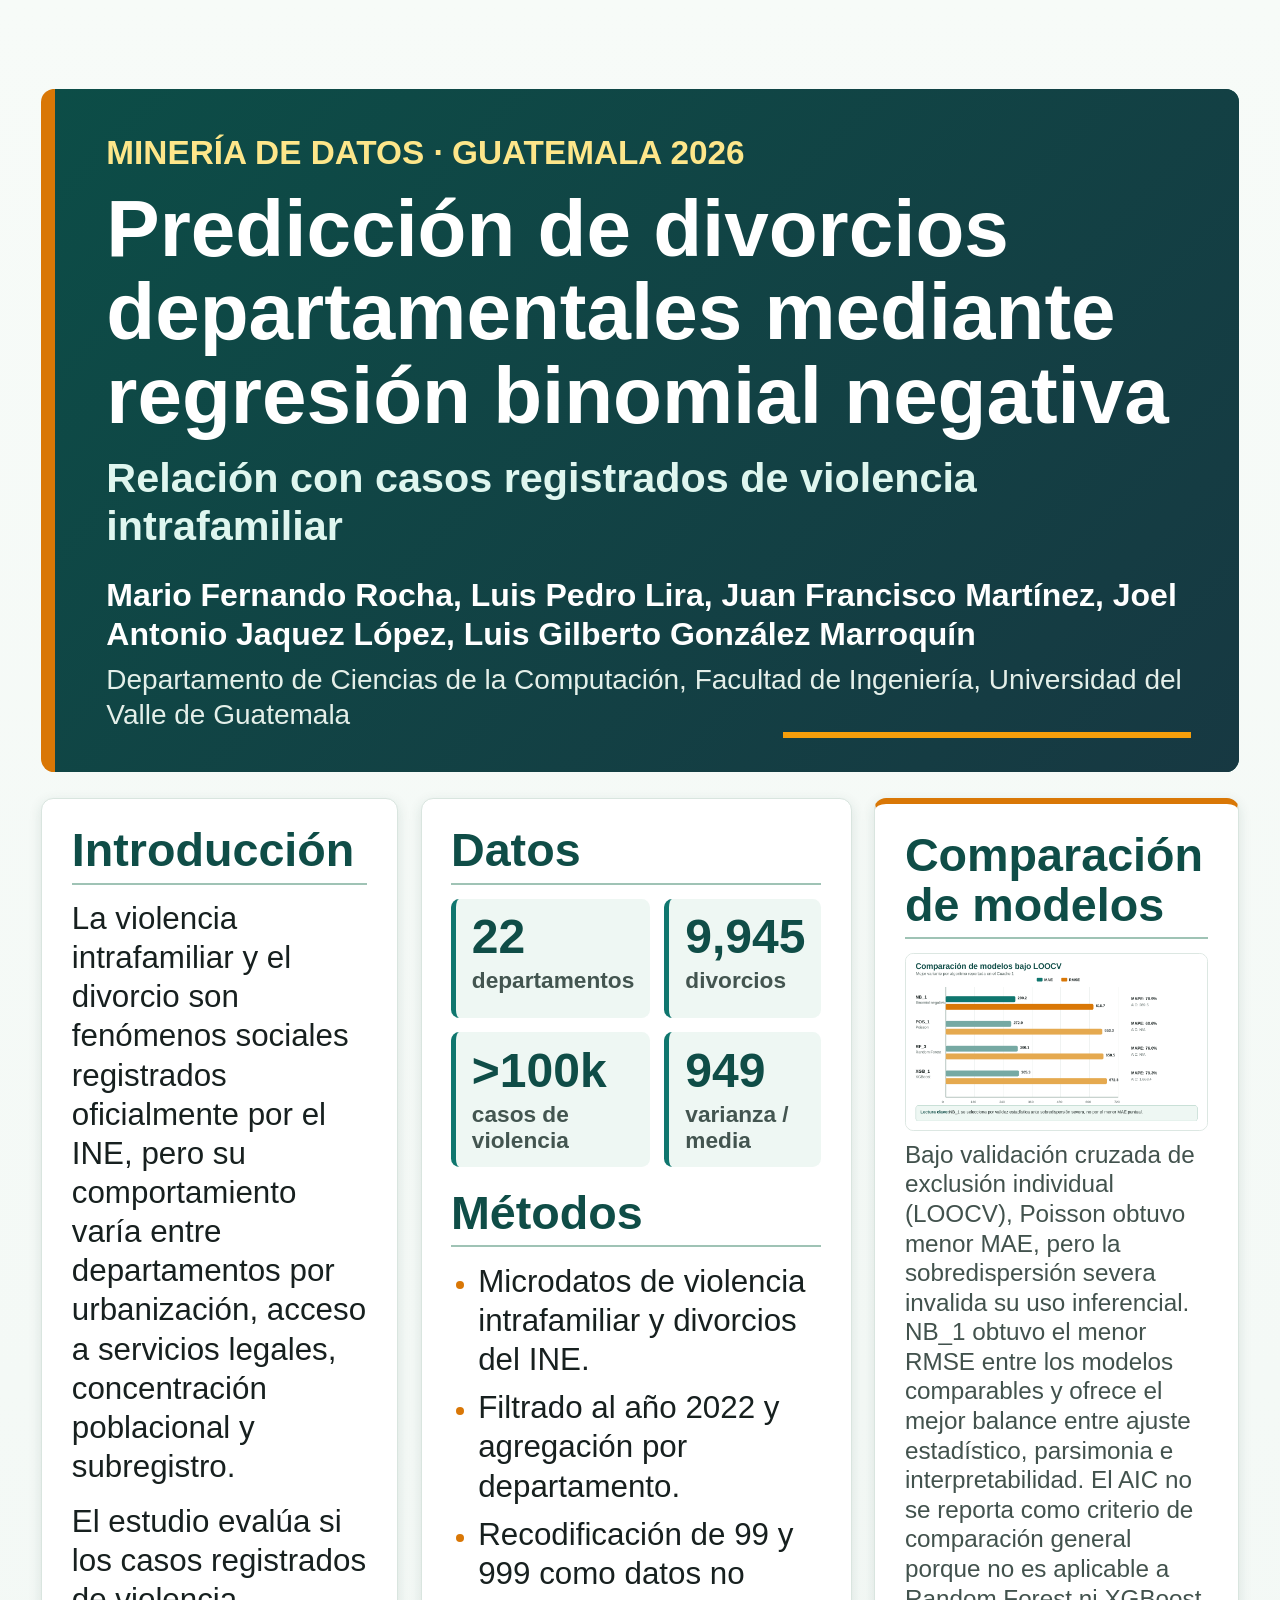
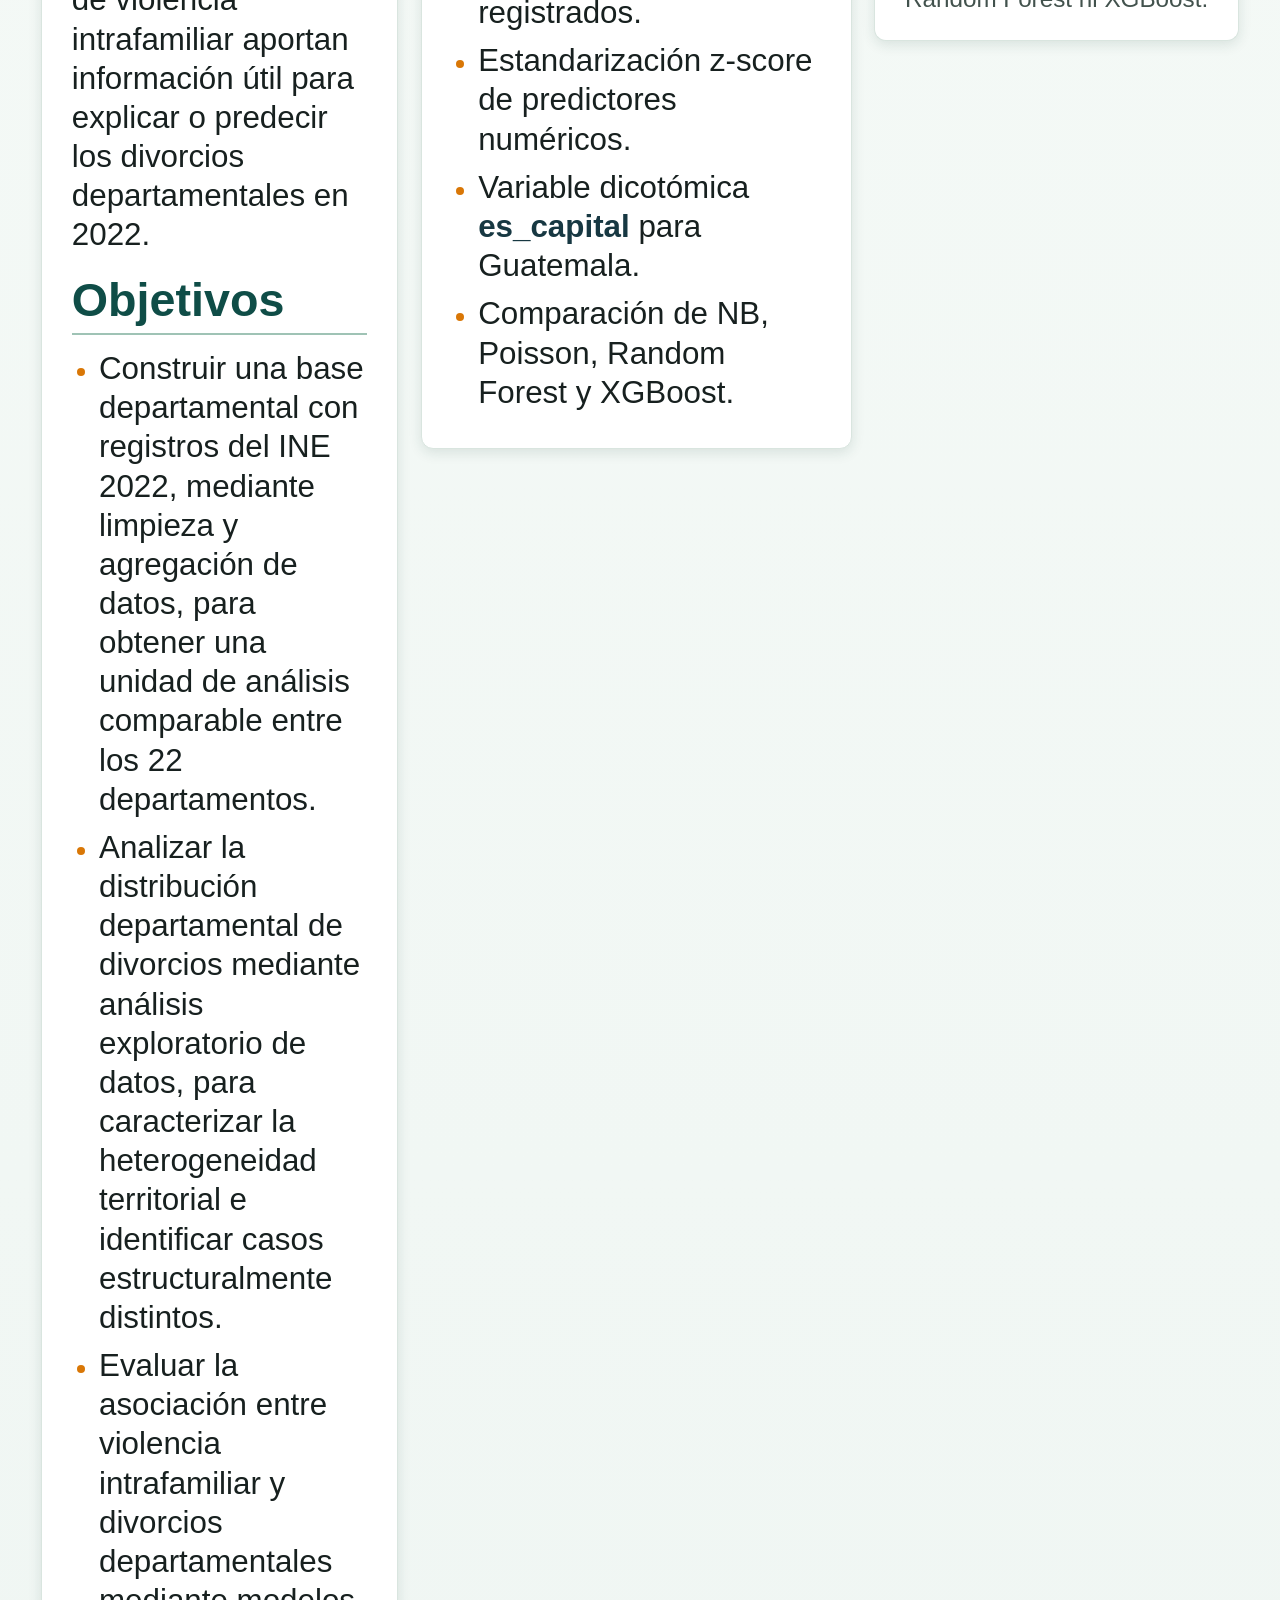
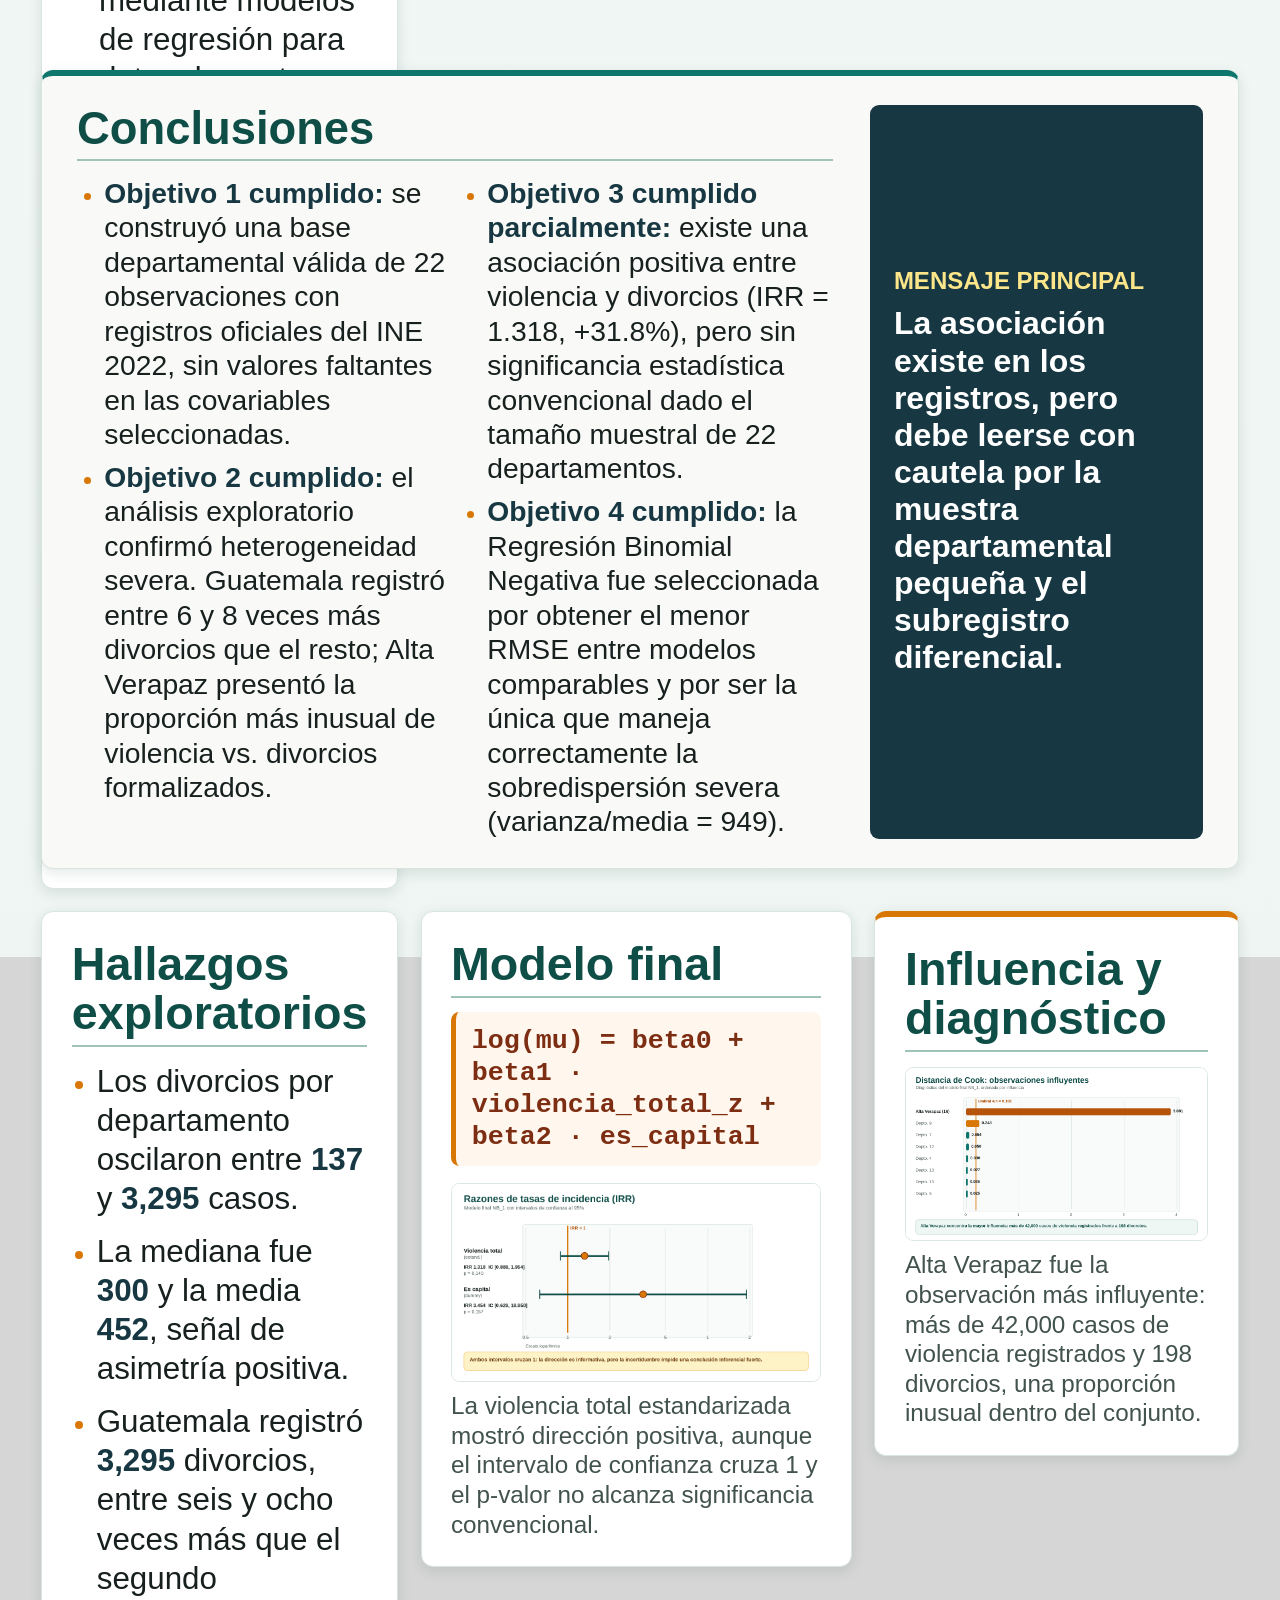
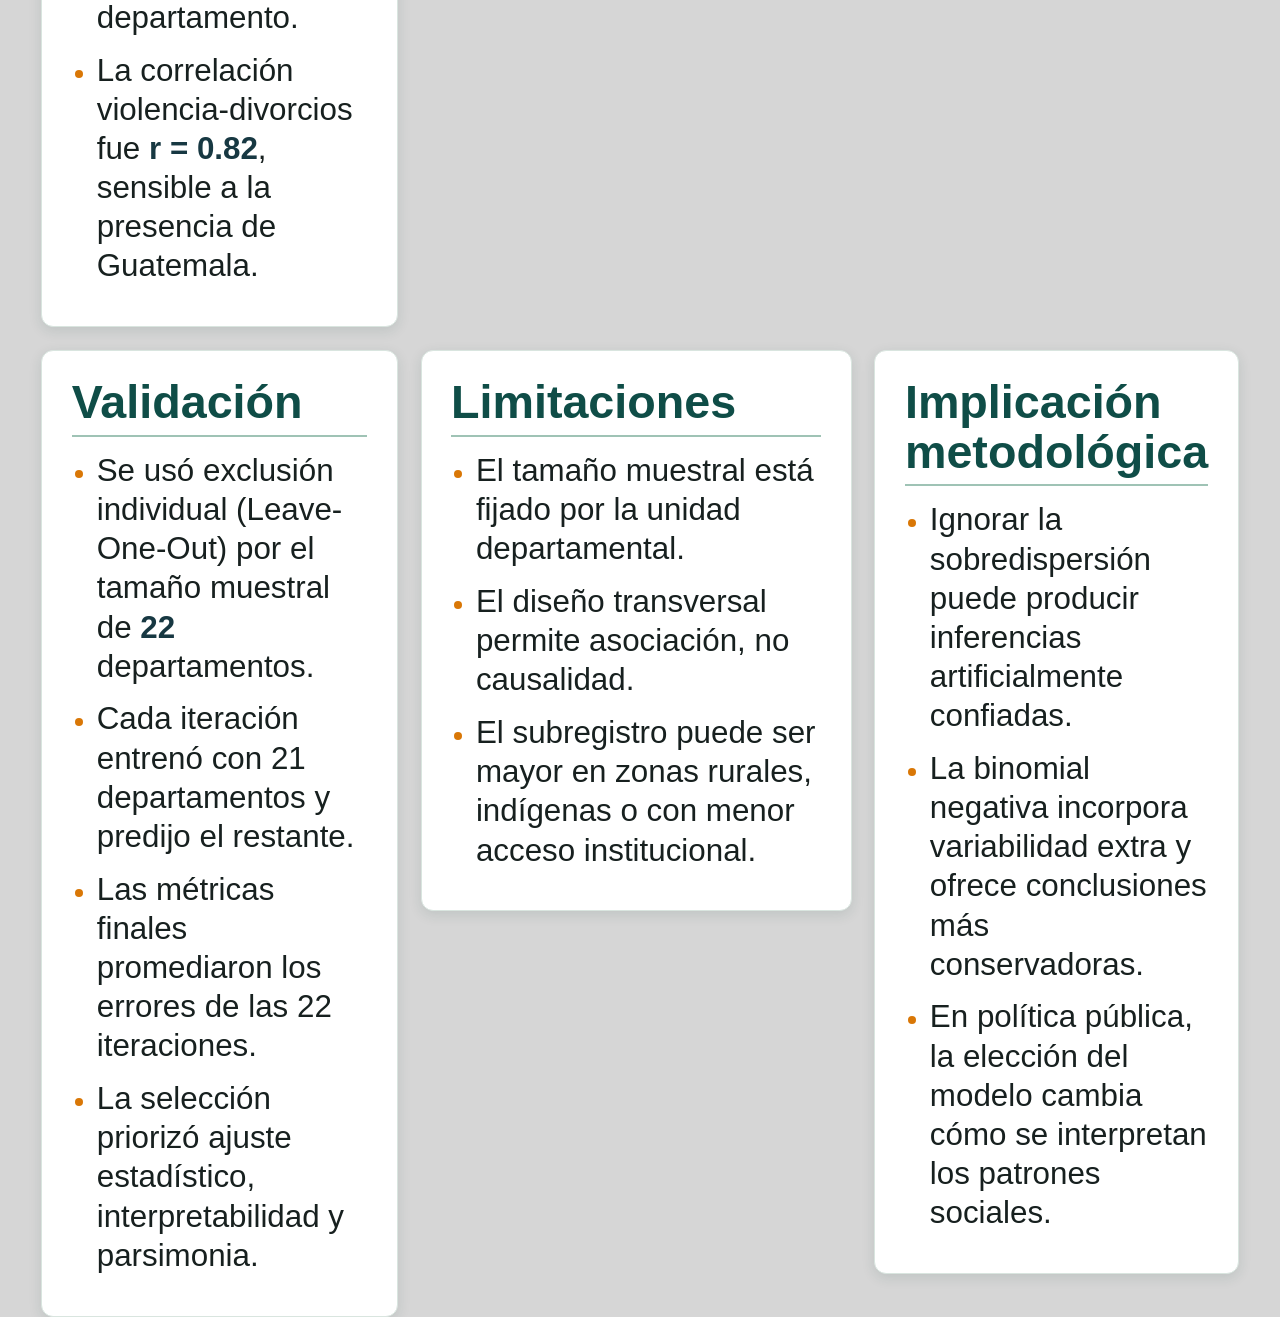
<file: poster/index.html>
<!DOCTYPE html>
<html lang="es">
<head>
  <meta charset="UTF-8" />
  <meta name="viewport" content="width=device-width, initial-scale=1.0" />
  <title>Póster científico | Divorcios y violencia intrafamiliar en Guatemala</title>
  <link rel="stylesheet" href="styles.css" />
</head>
<body>
  <main class="poster" aria-label="Póster científico sobre divorcios y violencia intrafamiliar en Guatemala">
    <header class="poster-header">
      <p class="kicker">Minería de datos · Guatemala 2026</p>
      <h1>Predicción de divorcios departamentales mediante regresión binomial negativa</h1>
      <p class="subtitle">Relación con casos registrados de violencia intrafamiliar</p>
      <p class="authors">Mario Fernando Rocha, Luis Pedro Lira, Juan Francisco Martínez, Joel Antonio Jaquez López, Luis Gilberto González Marroquín</p>
      <p class="affiliation">Departamento de Ciencias de la Computación, Facultad de Ingeniería, Universidad del Valle de Guatemala</p>
    </header>

    <section class="poster-grid">
      <article class="card span-left">
        <h2>Introducción</h2>
        <p>
          La violencia intrafamiliar y el divorcio son fenómenos sociales registrados oficialmente por el INE, pero su comportamiento varía entre departamentos por urbanización, acceso a servicios legales, concentración poblacional y subregistro.
        </p>
        <p>
          El estudio evalúa si los casos registrados de violencia intrafamiliar aportan información útil para explicar o predecir los divorcios departamentales en 2022.
        </p>

        <h2>Objetivos</h2>
        <ul class="compact-list">
          <li>Construir una base departamental con registros del INE 2022, mediante limpieza y agregación de datos, para obtener una unidad de análisis comparable entre los 22 departamentos.</li>
          <li>Analizar la distribución departamental de divorcios mediante análisis exploratorio de datos, para caracterizar la heterogeneidad territorial e identificar casos estructuralmente distintos.</li>
          <li>Evaluar la asociación entre violencia intrafamiliar y divorcios departamentales mediante modelos de regresión para datos de conteo, para determinar si la violencia aporta información estadísticamente útil.</li>
          <li>Comparar el desempeño de cuatro algoritmos mediante validación cruzada de exclusión individual (LOOCV), para seleccionar el modelo con mejor balance entre ajuste estadístico, interpretabilidad y parsimonia.</li>
        </ul>
      </article>

      <article class="card">
        <h2>Datos</h2>
        <div class="metric-grid">
          <div class="metric">
            <span class="metric-value">22</span>
            <span class="metric-label">departamentos</span>
          </div>
          <div class="metric">
            <span class="metric-value">9,945</span>
            <span class="metric-label">divorcios</span>
          </div>
          <div class="metric">
            <span class="metric-value">&gt;100k</span>
            <span class="metric-label">casos de violencia</span>
          </div>
          <div class="metric">
            <span class="metric-value">949</span>
            <span class="metric-label">varianza / media</span>
          </div>
        </div>

        <h2>Métodos</h2>
        <ul class="compact-list">
          <li>Microdatos de violencia intrafamiliar y divorcios del INE.</li>
          <li>Filtrado al año 2022 y agregación por departamento.</li>
          <li>Recodificación de 99 y 999 como datos no registrados.</li>
          <li>Estandarización z-score de predictores numéricos.</li>
          <li>Variable dicotómica <strong>es_capital</strong> para Guatemala.</li>
          <li>Comparación de NB, Poisson, Random Forest y XGBoost.</li>
        </ul>
      </article>

      <article class="card results-card">
        <h2>Comparación de modelos</h2>
        <figure>
          <img src="assets/grafica_01.png" alt="Barras con MAE, RMSE y MAPE de los mejores modelos por algoritmo" />
          <figcaption>
            Bajo validación cruzada de exclusión individual (LOOCV), Poisson obtuvo menor MAE, pero la sobredispersión severa invalida su uso inferencial. NB_1 obtuvo el menor RMSE entre los modelos comparables y ofrece el mejor balance entre ajuste estadístico, parsimonia e interpretabilidad. El AIC no se reporta como criterio de comparación general porque no es aplicable a Random Forest ni XGBoost.
          </figcaption>
        </figure>
      </article>

      <article class="card">
        <h2>Hallazgos exploratorios</h2>
        <ul class="result-list">
          <li>Los divorcios por departamento oscilaron entre <strong>137</strong> y <strong>3,295</strong> casos.</li>
          <li>La mediana fue <strong>300</strong> y la media <strong>452</strong>, señal de asimetría positiva.</li>
          <li>Guatemala registró <strong>3,295</strong> divorcios, entre seis y ocho veces más que el segundo departamento.</li>
          <li>La correlación violencia-divorcios fue <strong>r = 0.82</strong>, sensible a la presencia de Guatemala.</li>
        </ul>
      </article>

      <article class="card">
        <h2>Modelo final</h2>
        <p class="formula">log(mu) = beta0 + beta1 · violencia_total_z + beta2 · es_capital</p>
        <figure>
          <img src="assets/grafica_02.png" alt="Razones de tasas de incidencia del modelo binomial negativo final" />
          <figcaption>
            La violencia total estandarizada mostró dirección positiva, aunque el intervalo de confianza cruza 1 y el p-valor no alcanza significancia convencional.
          </figcaption>
        </figure>
      </article>

      <article class="card results-card">
        <h2>Influencia y diagnóstico</h2>
        <figure>
          <img src="assets/grafica_03.png" alt="Distancia de Cook por departamento con Alta Verapaz como observación más influyente" />
          <figcaption>
            Alta Verapaz fue la observación más influyente: más de 42,000 casos de violencia registrados y 198 divorcios, una proporción inusual dentro del conjunto.
          </figcaption>
        </figure>
      </article>

      <article class="card">
        <h2>Validación</h2>
        <ul class="result-list">
          <li>Se usó exclusión individual (Leave-One-Out) por el tamaño muestral de <strong>22</strong> departamentos.</li>
          <li>Cada iteración entrenó con 21 departamentos y predijo el restante.</li>
          <li>Las métricas finales promediaron los errores de las 22 iteraciones.</li>
          <li>La selección priorizó ajuste estadístico, interpretabilidad y parsimonia.</li>
        </ul>
      </article>

      <article class="card">
        <h2>Limitaciones</h2>
        <ul class="result-list">
          <li>El tamaño muestral está fijado por la unidad departamental.</li>
          <li>El diseño transversal permite asociación, no causalidad.</li>
          <li>El subregistro puede ser mayor en zonas rurales, indígenas o con menor acceso institucional.</li>
        </ul>
      </article>

      <article class="card">
        <h2>Implicación metodológica</h2>
        <ul class="result-list">
          <li>Ignorar la sobredispersión puede producir inferencias artificialmente confiadas.</li>
          <li>La binomial negativa incorpora variabilidad extra y ofrece conclusiones más conservadoras.</li>
          <li>En política pública, la elección del modelo cambia cómo se interpretan los patrones sociales.</li>
        </ul>
      </article>
    </section>

    <footer class="conclusions">
      <div>
        <h2>Conclusiones</h2>
        <ul>
          <li><strong>Objetivo 1 cumplido:</strong> se construyó una base departamental válida de 22 observaciones con registros oficiales del INE 2022, sin valores faltantes en las covariables seleccionadas.</li>
          <li><strong>Objetivo 2 cumplido:</strong> el análisis exploratorio confirmó heterogeneidad severa. Guatemala registró entre 6 y 8 veces más divorcios que el resto; Alta Verapaz presentó la proporción más inusual de violencia vs. divorcios formalizados.</li>
          <li><strong>Objetivo 3 cumplido parcialmente:</strong> existe una asociación positiva entre violencia y divorcios (IRR = 1.318, +31.8%), pero sin significancia estadística convencional dado el tamaño muestral de 22 departamentos.</li>
          <li><strong>Objetivo 4 cumplido:</strong> la Regresión Binomial Negativa fue seleccionada por obtener el menor RMSE entre modelos comparables y por ser la única que maneja correctamente la sobredispersión severa (varianza/media = 949).</li>
        </ul>
      </div>
      <aside class="takeaway">
        <span>Mensaje principal</span>
        <strong>La asociación existe en los registros, pero debe leerse con cautela por la muestra departamental pequeña y el subregistro diferencial.</strong>
      </aside>
    </footer>
  </main>
</body>
</html>
</file>
<file: poster/styles.css>
@page {
  size: 90cm 110cm;
  margin: 0;
}

* {
  box-sizing: border-box;
}

html,
body {
  margin: 0;
  padding: 0;
  min-height: 110cm;
  background: #d6d6d6;
}

body {
  font-family: Arial, Helvetica, sans-serif;
  color: #17201f;
  display: flex;
  justify-content: center;
  align-items: flex-start;
}

.poster {
  width: 90cm;
  height: 110cm;
  padding: 2.35cm;
  background:
    linear-gradient(180deg, #f7fbf8 0%, #eef5f2 100%);
  display: grid;
  grid-template-rows: auto auto auto;
  gap: 0.7cm;
}

.poster-header {
  position: relative;
  overflow: hidden;
  padding: 1.15cm 1.35cm 1.05cm;
  border-radius: 0.35cm;
  color: #ffffff;
  background:
    linear-gradient(135deg, rgba(12, 77, 71, 0.96), rgba(23, 56, 66, 0.98)),
    #0f4d47;
  border-left: 0.38cm solid #d97706;
}

.poster-header::after {
  content: "";
  position: absolute;
  right: 1.25cm;
  bottom: 0.9cm;
  width: 10.8cm;
  height: 0.16cm;
  background: #f59e0b;
}

.kicker {
  margin: 0 0 0.35cm;
  color: #fde68a;
  font-size: 25pt;
  font-weight: 700;
  letter-spacing: 0;
  text-transform: uppercase;
}

.poster-header h1 {
  max-width: 75cm;
  margin: 0;
  font-size: 60pt;
  line-height: 1.04;
  font-weight: 800;
}

.subtitle {
  margin: 0.45cm 0 0;
  font-size: 31pt;
  line-height: 1.18;
  color: #dff6ef;
  font-weight: 700;
}

.authors {
  margin: 0.65cm 0 0.18cm;
  max-width: 72cm;
  font-size: 24pt;
  line-height: 1.24;
  font-weight: 700;
}

.affiliation {
  margin: 0;
  max-width: 73cm;
  font-size: 21pt;
  line-height: 1.25;
  color: #e4efe9;
}

.poster-grid {
  display: grid;
  grid-template-columns: 0.93fr 1fr 1.2fr;
  grid-template-rows: auto auto;
  gap: 0.6cm;
  align-content: start;
  align-items: start;
  min-height: 0;
}

.card,
.conclusions {
  background: #ffffff;
  border: 0.035cm solid #d9e5df;
  border-radius: 0.32cm;
  box-shadow: 0 0.1cm 0.35cm rgba(25, 64, 59, 0.12);
}

.card {
  padding: 0.72cm 0.78cm;
}

.span-left {
  grid-row: auto;
}

.results-card {
  border-top: 0.16cm solid #d97706;
}

h2 {
  margin: 0 0 0.38cm;
  padding-bottom: 0.18cm;
  border-bottom: 0.055cm solid #9fc3b5;
  color: #0f4d47;
  font-size: 35pt;
  line-height: 1.06;
}

h2:not(:first-child) {
  margin-top: 0.58cm;
}

p,
li {
  font-size: 23.5pt;
  line-height: 1.25;
}

p {
  margin: 0 0 0.42cm;
}

ul {
  margin: 0.12cm 0 0;
  padding-left: 0.72cm;
}

li {
  margin-bottom: 0.28cm;
}

li::marker {
  color: #d97706;
  font-size: 0.8em;
}

strong {
  color: #173842;
}

.compact-list li {
  margin-bottom: 0.24cm;
}

.metric-grid {
  display: grid;
  grid-template-columns: repeat(2, 1fr);
  gap: 0.38cm;
  margin: 0 0 0.58cm;
}

.metric {
  min-height: 3.15cm;
  padding: 0.38cm 0.42cm;
  border-radius: 0.22cm;
  background: #eef7f3;
  border-left: 0.15cm solid #0f766e;
}

.metric-value {
  display: block;
  color: #0f4d47;
  font-size: 36pt;
  line-height: 1;
  font-weight: 800;
}

.metric-label {
  display: block;
  margin-top: 0.16cm;
  color: #435550;
  font-size: 17pt;
  line-height: 1.15;
  font-weight: 700;
}

.result-list {
  padding-left: 0.66cm;
}

.result-list li {
  margin-bottom: 0.36cm;
}

.formula {
  margin: 0 0 0.44cm;
  padding: 0.34cm 0.42cm;
  border-radius: 0.22cm;
  background: #fff7ed;
  border-left: 0.15cm solid #d97706;
  color: #7c2d12;
  font-family: "Courier New", Courier, monospace;
  font-size: 20pt;
  line-height: 1.2;
  font-weight: 700;
}

figure {
  margin: 0;
}

img {
  display: block;
  width: 100%;
  max-height: 26.6cm;
  object-fit: contain;
  border: 0.035cm solid #dce7e2;
  border-radius: 0.22cm;
  background: #ffffff;
}

figcaption {
  margin-top: 0.24cm;
  color: #42524d;
  font-size: 18.2pt;
  line-height: 1.22;
}

.conclusions {
  display: grid;
  grid-template-columns: 1fr 0.44fr;
  gap: 1cm;
  padding: 0.76cm 0.92cm;
  background: #f9faf7;
  border-top: 0.18cm solid #0f766e;
}

.conclusions h2 {
  font-size: 34pt;
}

.conclusions ul {
  columns: 2;
  column-gap: 1cm;
}

.conclusions li {
  break-inside: avoid;
  margin-bottom: 0.22cm;
  font-size: 21.2pt;
  line-height: 1.22;
}

.takeaway {
  align-self: stretch;
  display: flex;
  flex-direction: column;
  justify-content: center;
  gap: 0.28cm;
  padding: 0.62cm;
  border-radius: 0.24cm;
  color: #ffffff;
  background: #173842;
}

.takeaway span {
  color: #fde68a;
  font-size: 18pt;
  font-weight: 800;
  text-transform: uppercase;
}

.takeaway strong {
  color: #ffffff;
  font-size: 24pt;
  line-height: 1.16;
}

@media print {
  body {
    print-color-adjust: exact;
    -webkit-print-color-adjust: exact;
  }
}
</file>
